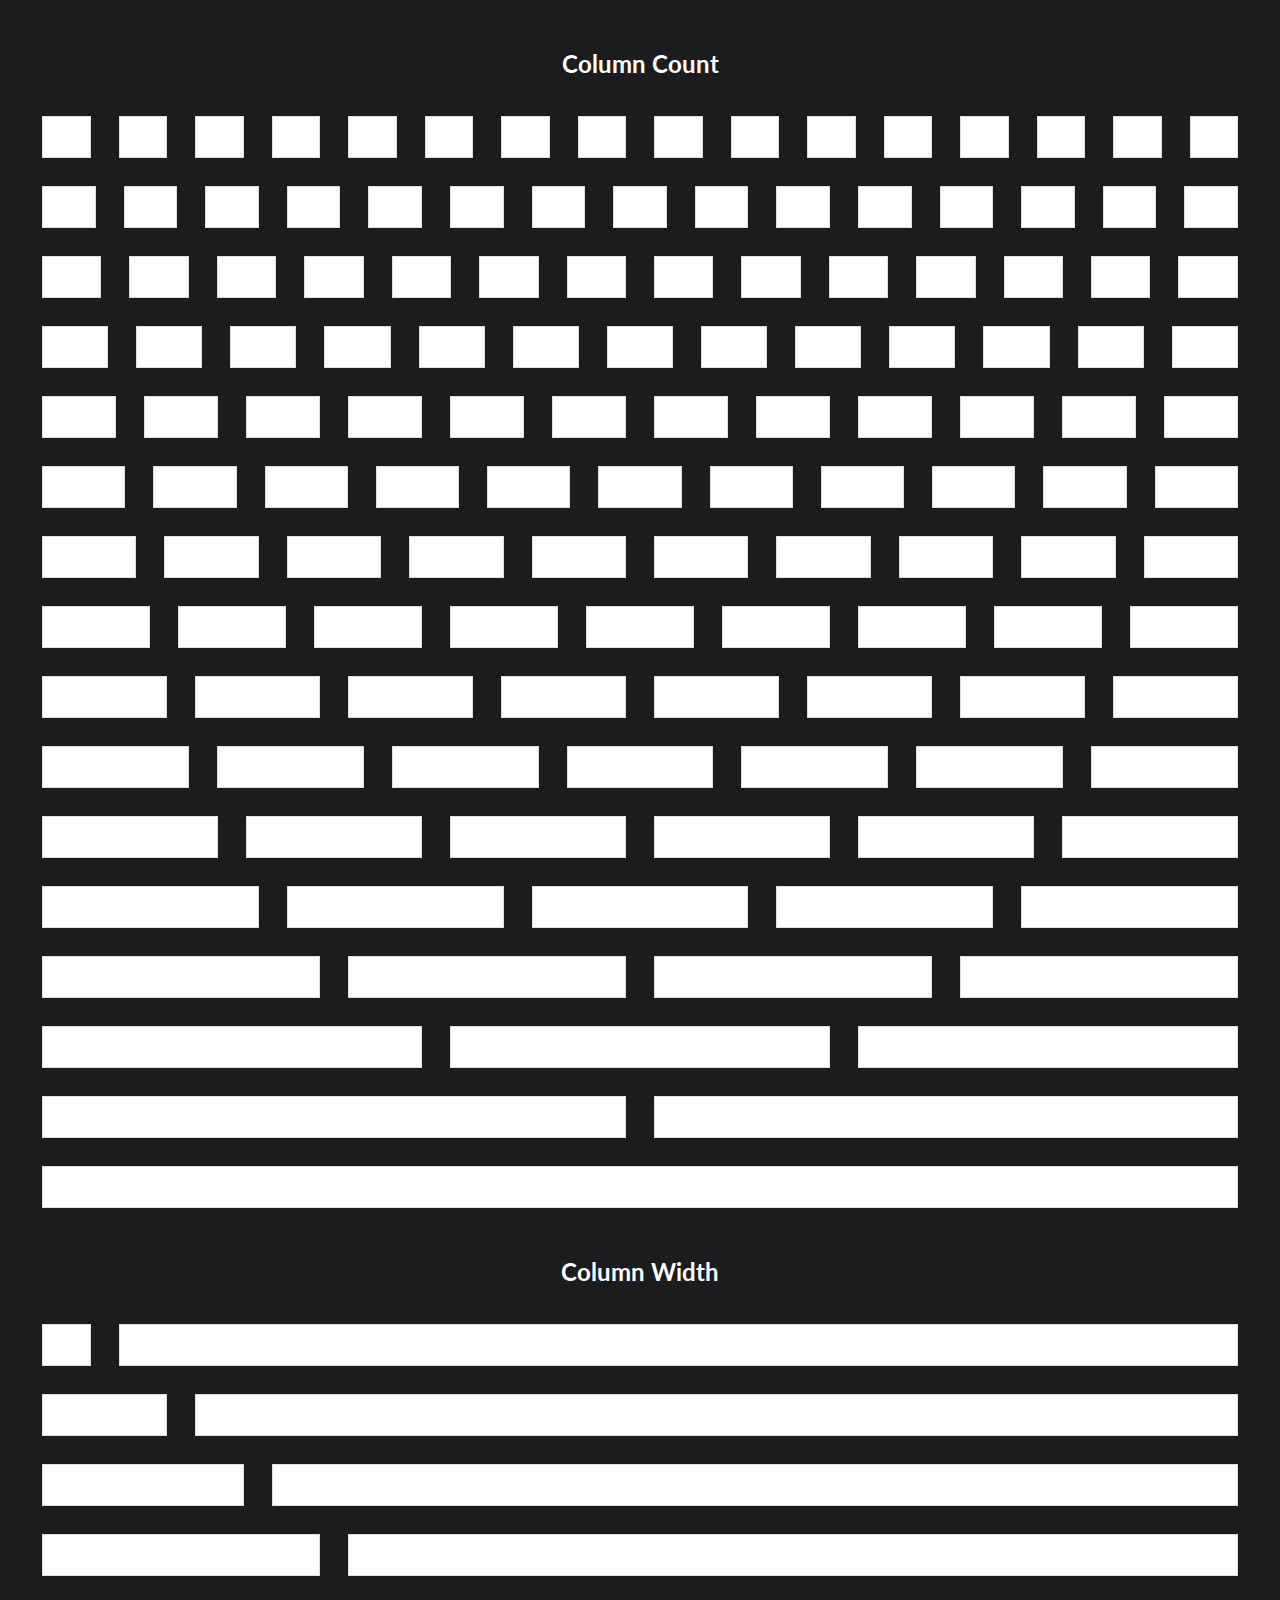
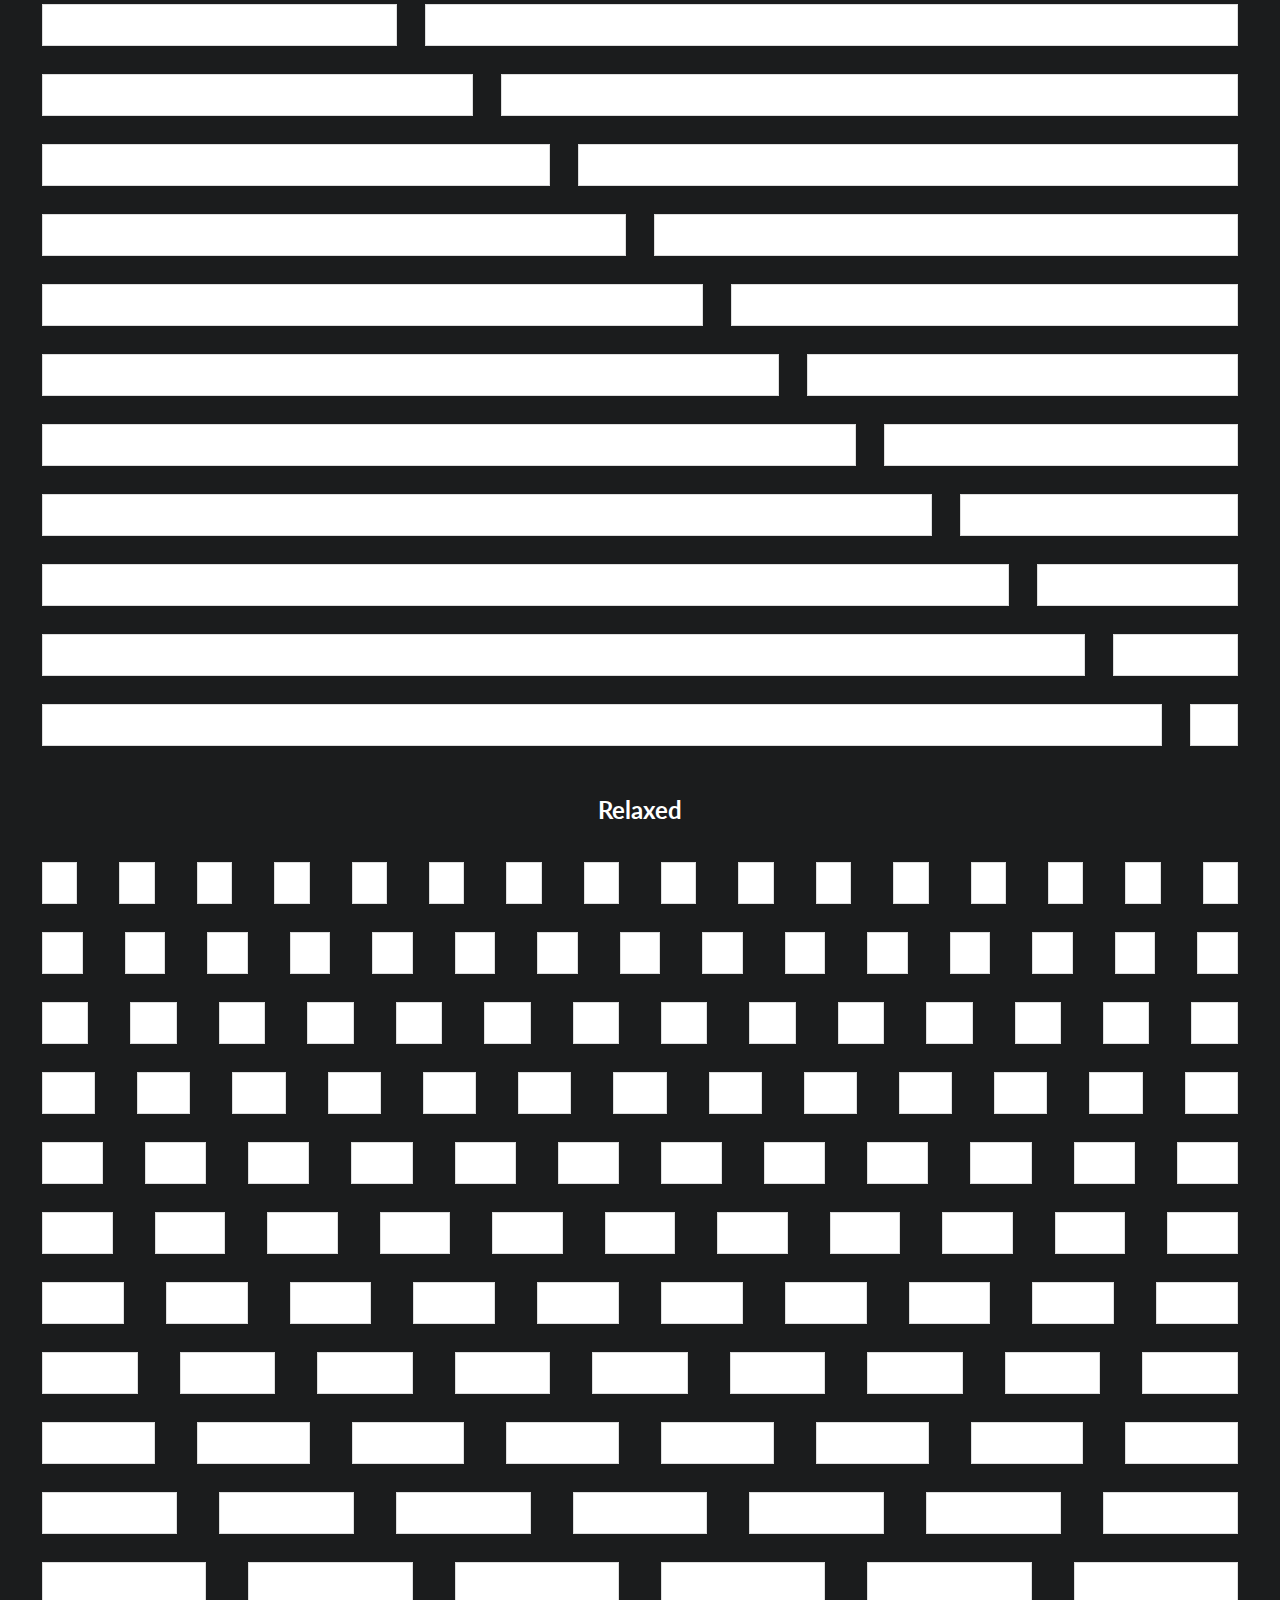
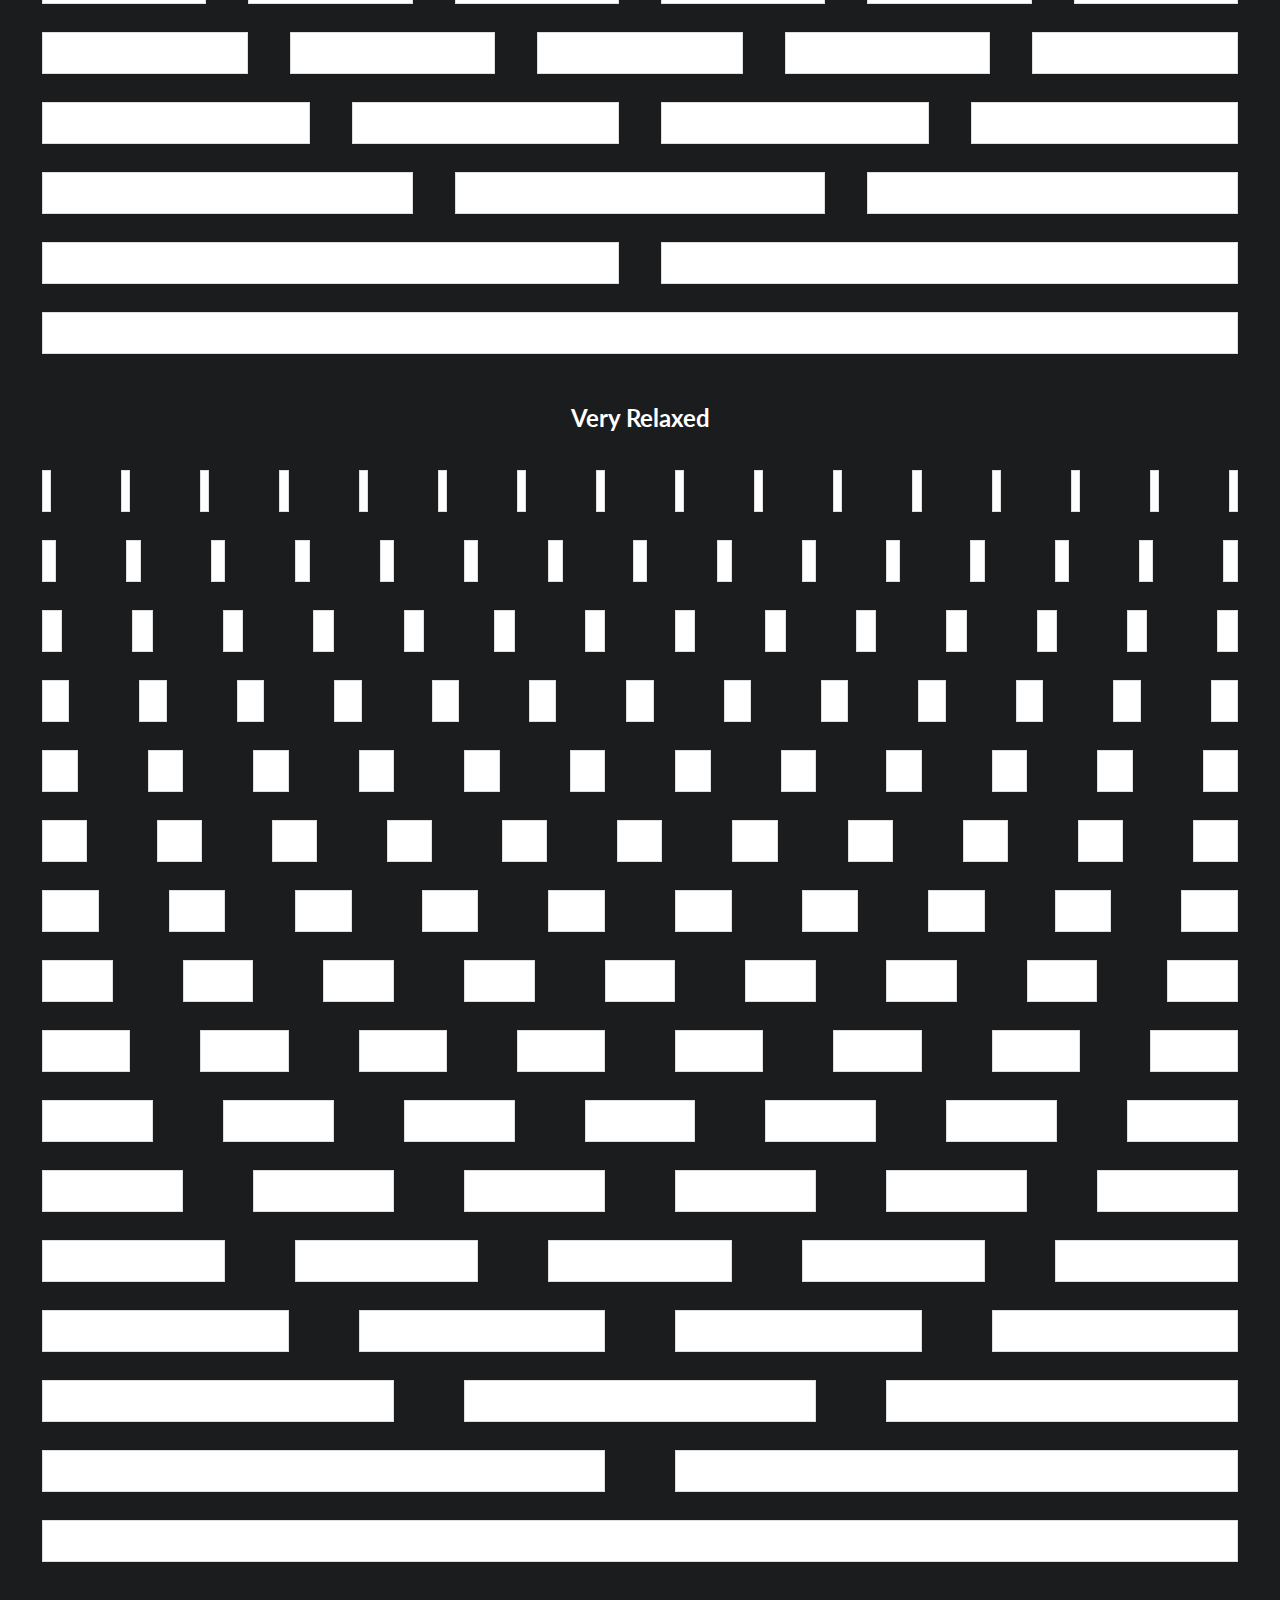
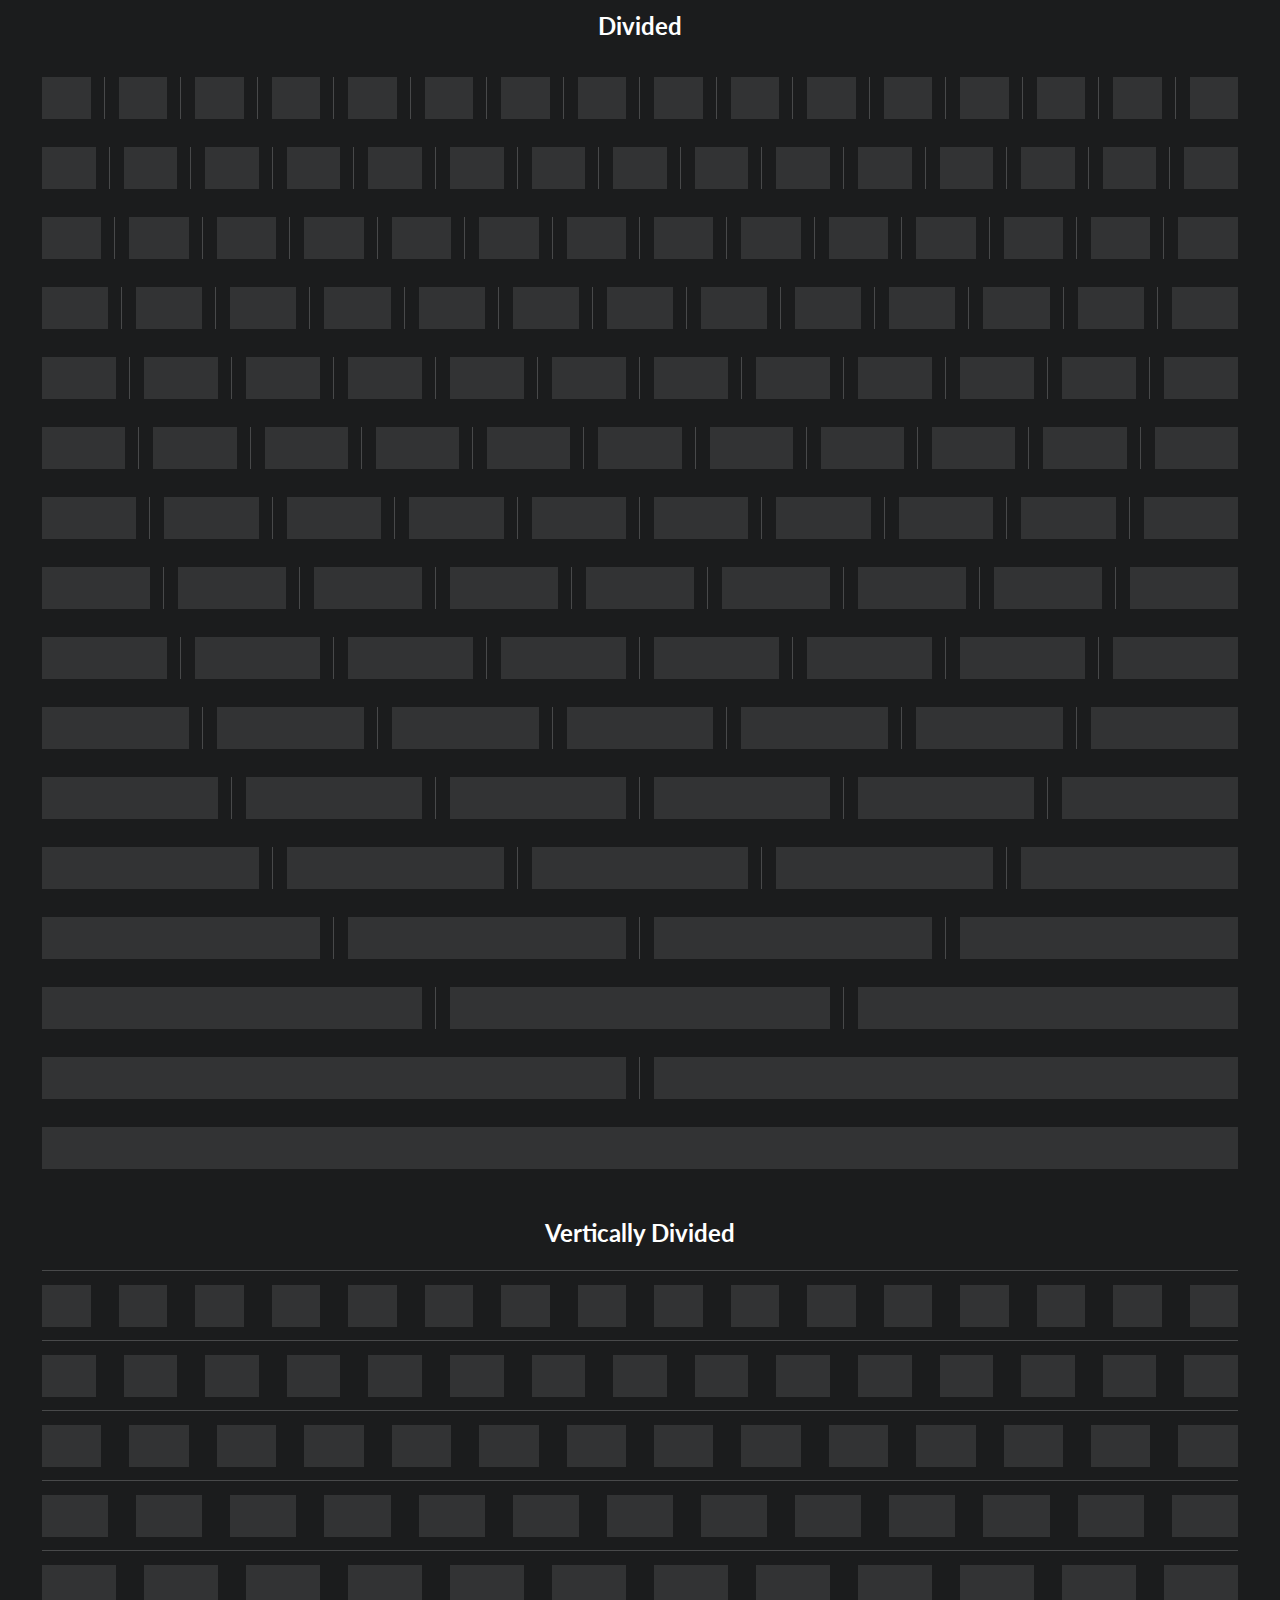
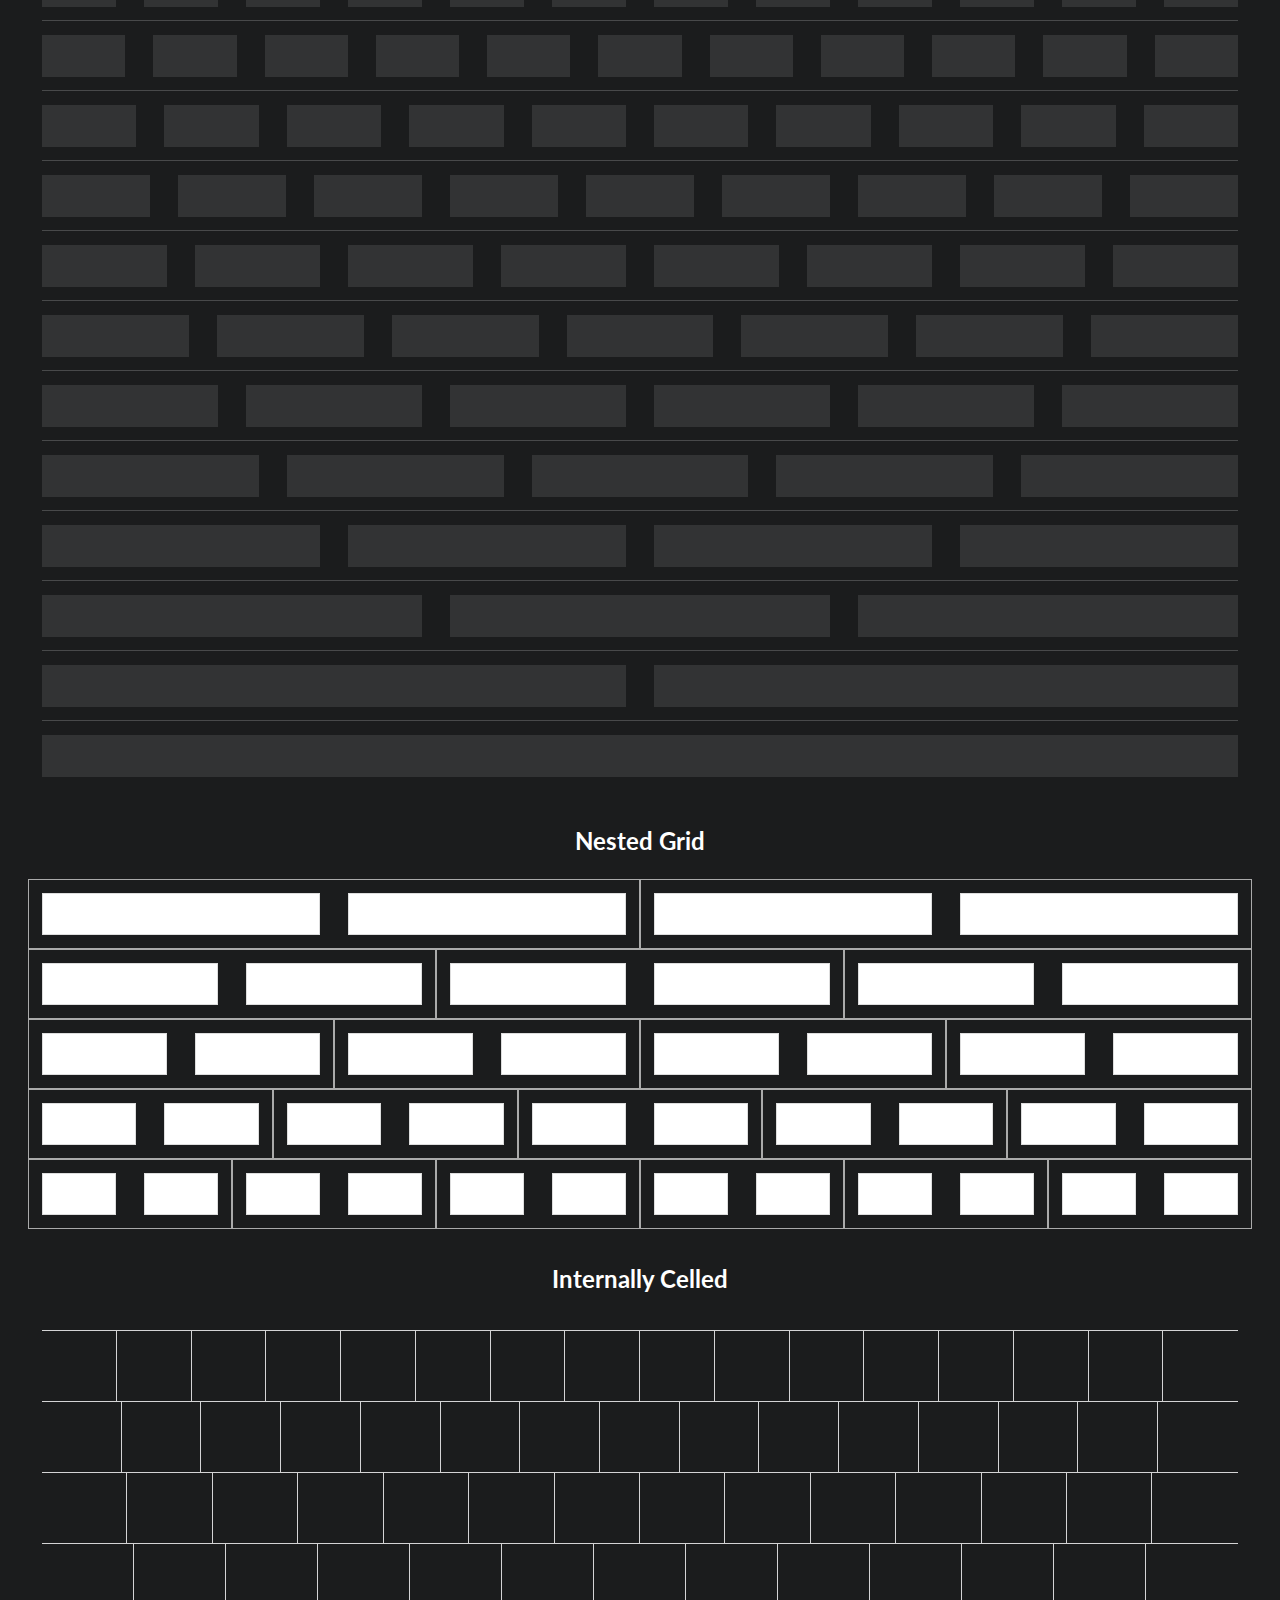
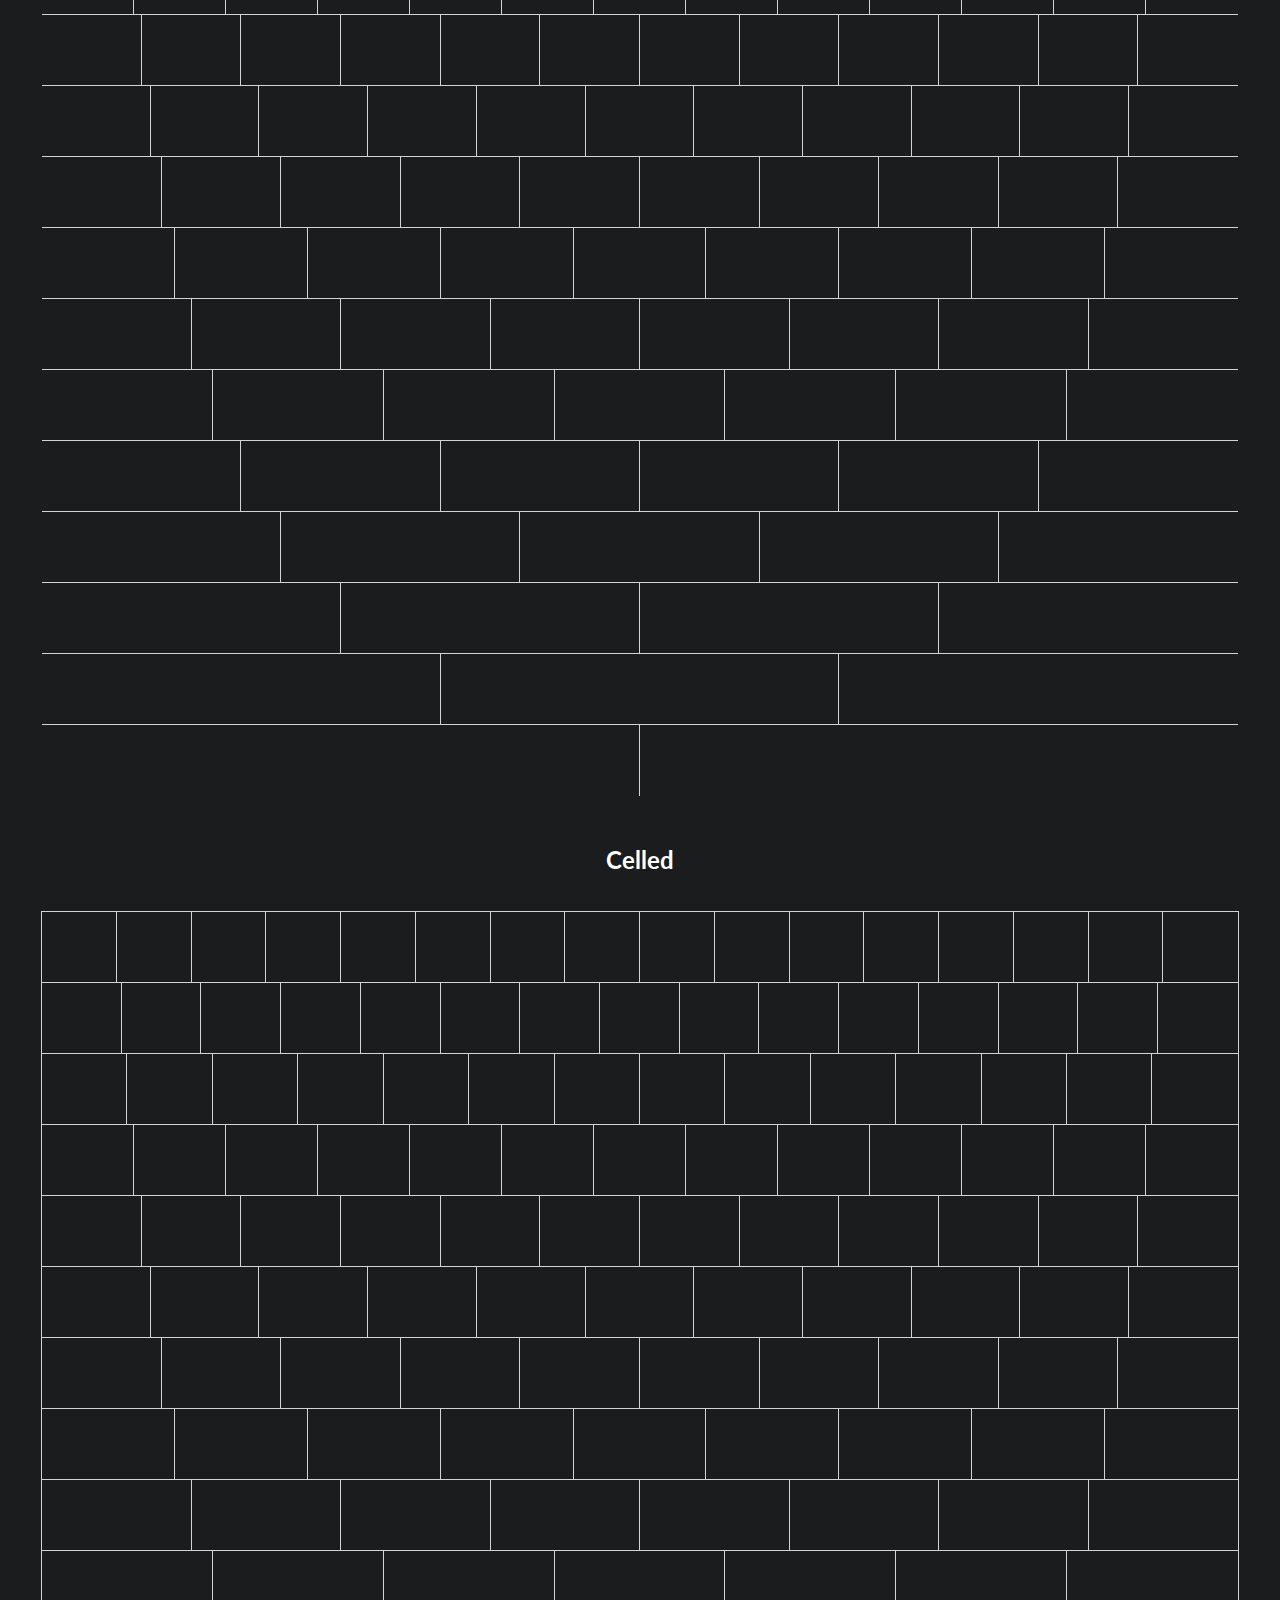
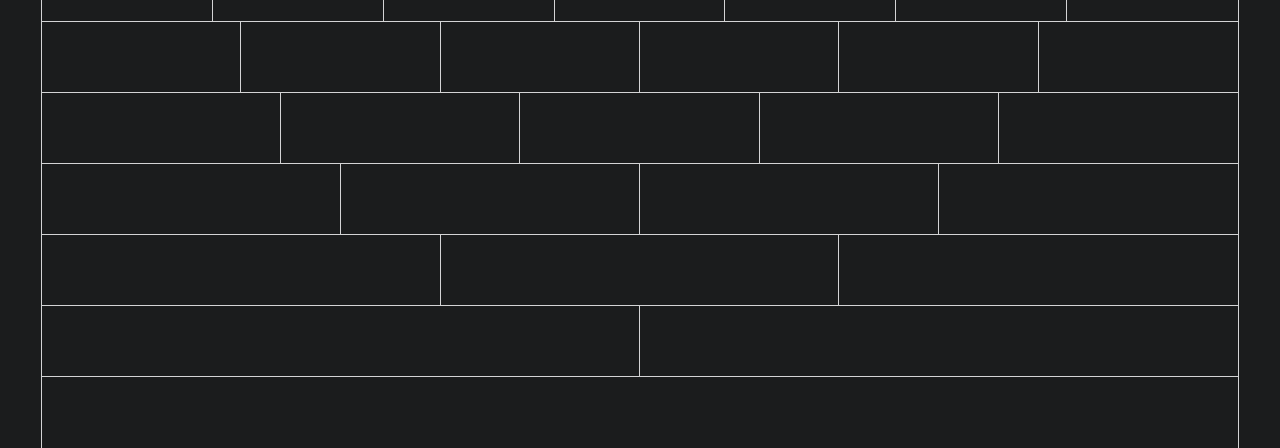
<file: Semantic-UI-1.12.3/examples/grid.html>
<!DOCTYPE html>
<html>
<head>
  <!-- Standard Meta -->
  <meta charset="utf-8" />
  <meta http-equiv="X-UA-Compatible" content="IE=edge,chrome=1" />
  <meta name="viewport" content="width=device-width, initial-scale=1.0, maximum-scale=1.0">

  <!-- Site Properities -->
  <title>Grid - Semantic</title>

  <link rel="stylesheet" type="text/css" href="../dist/semantic.css">
  <link rel="stylesheet" type="text/css" href="grid.css">

  <script src="http://cdnjs.cloudflare.com/ajax/libs/jquery/2.0.3/jquery.js"></script>
  <script src="../dist/semantic.js"></script>
</head>
<body id="grid">
  <h2 class="ui center aligned inverted header">Column Count</h2>

  <div class="shaded examples">

  <div class="ui grid">
    <div class="sixteen column row">
      <div class="column"></div>
      <div class="column"></div>
      <div class="column"></div>
      <div class="column"></div>
      <div class="column"></div>
      <div class="column"></div>
      <div class="column"></div>
      <div class="column"></div>
      <div class="column"></div>
      <div class="column"></div>
      <div class="column"></div>
      <div class="column"></div>
      <div class="column"></div>
      <div class="column"></div>
      <div class="column"></div>
      <div class="column"></div>
    </div>
    <div class="fifteen column row">
      <div class="column"></div>
      <div class="column"></div>
      <div class="column"></div>
      <div class="column"></div>
      <div class="column"></div>
      <div class="column"></div>
      <div class="column"></div>
      <div class="column"></div>
      <div class="column"></div>
      <div class="column"></div>
      <div class="column"></div>
      <div class="column"></div>
      <div class="column"></div>
      <div class="column"></div>
      <div class="column"></div>
    </div>
    <div class="fourteen column row">
      <div class="column"></div>
      <div class="column"></div>
      <div class="column"></div>
      <div class="column"></div>
      <div class="column"></div>
      <div class="column"></div>
      <div class="column"></div>
      <div class="column"></div>
      <div class="column"></div>
      <div class="column"></div>
      <div class="column"></div>
      <div class="column"></div>
      <div class="column"></div>
      <div class="column"></div>
    </div>
    <div class="thirteen column row">
      <div class="column"></div>
      <div class="column"></div>
      <div class="column"></div>
      <div class="column"></div>
      <div class="column"></div>
      <div class="column"></div>
      <div class="column"></div>
      <div class="column"></div>
      <div class="column"></div>
      <div class="column"></div>
      <div class="column"></div>
      <div class="column"></div>
      <div class="column"></div>
    </div>
    <div class="twelve column row">
      <div class="column"></div>
      <div class="column"></div>
      <div class="column"></div>
      <div class="column"></div>
      <div class="column"></div>
      <div class="column"></div>
      <div class="column"></div>
      <div class="column"></div>
      <div class="column"></div>
      <div class="column"></div>
      <div class="column"></div>
      <div class="column"></div>
    </div>
    <div class="eleven column row">
      <div class="column"></div>
      <div class="column"></div>
      <div class="column"></div>
      <div class="column"></div>
      <div class="column"></div>
      <div class="column"></div>
      <div class="column"></div>
      <div class="column"></div>
      <div class="column"></div>
      <div class="column"></div>
      <div class="column"></div>
    </div>
    <div class="ten column row">
      <div class="column"></div>
      <div class="column"></div>
      <div class="column"></div>
      <div class="column"></div>
      <div class="column"></div>
      <div class="column"></div>
      <div class="column"></div>
      <div class="column"></div>
      <div class="column"></div>
      <div class="column"></div>
    </div>
    <div class="nine column row">
      <div class="column"></div>
      <div class="column"></div>
      <div class="column"></div>
      <div class="column"></div>
      <div class="column"></div>
      <div class="column"></div>
      <div class="column"></div>
      <div class="column"></div>
      <div class="column"></div>
    </div>
    <div class="eight column row">
      <div class="column"></div>
      <div class="column"></div>
      <div class="column"></div>
      <div class="column"></div>
      <div class="column"></div>
      <div class="column"></div>
      <div class="column"></div>
      <div class="column"></div>
    </div>
    <div class="seven column row">
      <div class="column"></div>
      <div class="column"></div>
      <div class="column"></div>
      <div class="column"></div>
      <div class="column"></div>
      <div class="column"></div>
      <div class="column"></div>
    </div>
    <div class="six column row">
      <div class="column"></div>
      <div class="column"></div>
      <div class="column"></div>
      <div class="column"></div>
      <div class="column"></div>
      <div class="column"></div>
    </div>
    <div class="five column row">
      <div class="column"></div>
      <div class="column"></div>
      <div class="column"></div>
      <div class="column"></div>
      <div class="column"></div>
    </div>
    <div class="four column row">
      <div class="column"></div>
      <div class="column"></div>
      <div class="column"></div>
      <div class="column"></div>
    </div>
    <div class="three column row">
      <div class="column"></div>
      <div class="column"></div>
      <div class="column"></div>
    </div>
    <div class="two column row">
      <div class="column"></div>
      <div class="column"></div>
    </div>
    <div class="one column row">
      <div class="column"></div>
    </div>
  </div>

  <h2 class="ui center aligned inverted header">Column Width</h2>
  <div class="ui grid">
    <div class="row">
      <div class="one wide column"></div>
      <div class="fifteen wide column"></div>
    </div>
    <div class="row">
      <div class="two wide column"></div>
      <div class="fourteen wide column"></div>
    </div>
    <div class="row">
      <div class="three wide column"></div>
      <div class="thirteen wide column"></div>
    </div>
    <div class="row">
      <div class="four wide column"></div>
      <div class="twelve wide column"></div>
    </div>
    <div class="row">
      <div class="five wide column"></div>
      <div class="eleven wide column"></div>
    </div>
    <div class="row">
      <div class="six wide column"></div>
      <div class="ten wide column"></div>
    </div>
    <div class="row">
      <div class="seven wide column"></div>
      <div class="nine wide column"></div>
    </div>
    <div class="row">
      <div class="eight wide column"></div>
      <div class="eight wide column"></div>
    </div>
    <div class="row">
      <div class="nine wide column"></div>
      <div class="seven wide column"></div>
    </div>
    <div class="row">
      <div class="ten wide column"></div>
      <div class="six wide column"></div>
    </div>
    <div class="row">
      <div class="eleven wide column"></div>
      <div class="five wide column"></div>
    </div>
    <div class="row">
      <div class="twelve wide column"></div>
      <div class="four wide column"></div>
    </div>
    <div class="row">
      <div class="thirteen wide column"></div>
      <div class="three wide column"></div>
    </div>
    <div class="row">
      <div class="fourteen wide column"></div>
      <div class="two wide column"></div>
    </div>
    <div class="row">
      <div class="fifteen wide column"></div>
      <div class="one wide column"></div>
    </div>
  </div>

  <h2 class="ui center aligned inverted header">Relaxed</h2>

  <div class="ui relaxed grid">
    <div class="sixteen column row">
      <div class="column"></div>
      <div class="column"></div>
      <div class="column"></div>
      <div class="column"></div>
      <div class="column"></div>
      <div class="column"></div>
      <div class="column"></div>
      <div class="column"></div>
      <div class="column"></div>
      <div class="column"></div>
      <div class="column"></div>
      <div class="column"></div>
      <div class="column"></div>
      <div class="column"></div>
      <div class="column"></div>
      <div class="column"></div>
    </div>
    <div class="fifteen column row">
      <div class="column"></div>
      <div class="column"></div>
      <div class="column"></div>
      <div class="column"></div>
      <div class="column"></div>
      <div class="column"></div>
      <div class="column"></div>
      <div class="column"></div>
      <div class="column"></div>
      <div class="column"></div>
      <div class="column"></div>
      <div class="column"></div>
      <div class="column"></div>
      <div class="column"></div>
      <div class="column"></div>
    </div>
    <div class="fourteen column row">
      <div class="column"></div>
      <div class="column"></div>
      <div class="column"></div>
      <div class="column"></div>
      <div class="column"></div>
      <div class="column"></div>
      <div class="column"></div>
      <div class="column"></div>
      <div class="column"></div>
      <div class="column"></div>
      <div class="column"></div>
      <div class="column"></div>
      <div class="column"></div>
      <div class="column"></div>
    </div>
    <div class="thirteen column row">
      <div class="column"></div>
      <div class="column"></div>
      <div class="column"></div>
      <div class="column"></div>
      <div class="column"></div>
      <div class="column"></div>
      <div class="column"></div>
      <div class="column"></div>
      <div class="column"></div>
      <div class="column"></div>
      <div class="column"></div>
      <div class="column"></div>
      <div class="column"></div>
    </div>
    <div class="twelve column row">
      <div class="column"></div>
      <div class="column"></div>
      <div class="column"></div>
      <div class="column"></div>
      <div class="column"></div>
      <div class="column"></div>
      <div class="column"></div>
      <div class="column"></div>
      <div class="column"></div>
      <div class="column"></div>
      <div class="column"></div>
      <div class="column"></div>
    </div>
    <div class="eleven column row">
      <div class="column"></div>
      <div class="column"></div>
      <div class="column"></div>
      <div class="column"></div>
      <div class="column"></div>
      <div class="column"></div>
      <div class="column"></div>
      <div class="column"></div>
      <div class="column"></div>
      <div class="column"></div>
      <div class="column"></div>
    </div>
    <div class="ten column row">
      <div class="column"></div>
      <div class="column"></div>
      <div class="column"></div>
      <div class="column"></div>
      <div class="column"></div>
      <div class="column"></div>
      <div class="column"></div>
      <div class="column"></div>
      <div class="column"></div>
      <div class="column"></div>
    </div>
    <div class="nine column row">
      <div class="column"></div>
      <div class="column"></div>
      <div class="column"></div>
      <div class="column"></div>
      <div class="column"></div>
      <div class="column"></div>
      <div class="column"></div>
      <div class="column"></div>
      <div class="column"></div>
    </div>
    <div class="eight column row">
      <div class="column"></div>
      <div class="column"></div>
      <div class="column"></div>
      <div class="column"></div>
      <div class="column"></div>
      <div class="column"></div>
      <div class="column"></div>
      <div class="column"></div>
    </div>
    <div class="seven column row">
      <div class="column"></div>
      <div class="column"></div>
      <div class="column"></div>
      <div class="column"></div>
      <div class="column"></div>
      <div class="column"></div>
      <div class="column"></div>
    </div>
    <div class="six column row">
      <div class="column"></div>
      <div class="column"></div>
      <div class="column"></div>
      <div class="column"></div>
      <div class="column"></div>
      <div class="column"></div>
    </div>
    <div class="five column row">
      <div class="column"></div>
      <div class="column"></div>
      <div class="column"></div>
      <div class="column"></div>
      <div class="column"></div>
    </div>
    <div class="four column row">
      <div class="column"></div>
      <div class="column"></div>
      <div class="column"></div>
      <div class="column"></div>
    </div>
    <div class="three column row">
      <div class="column"></div>
      <div class="column"></div>
      <div class="column"></div>
    </div>
    <div class="two column row">
      <div class="column"></div>
      <div class="column"></div>
    </div>
    <div class="one column row">
      <div class="column"></div>
    </div>
  </div>

  <h2 class="ui center aligned inverted header">Very Relaxed</h2>

  <div class="ui very relaxed grid">
    <div class="sixteen column row">
      <div class="column"></div>
      <div class="column"></div>
      <div class="column"></div>
      <div class="column"></div>
      <div class="column"></div>
      <div class="column"></div>
      <div class="column"></div>
      <div class="column"></div>
      <div class="column"></div>
      <div class="column"></div>
      <div class="column"></div>
      <div class="column"></div>
      <div class="column"></div>
      <div class="column"></div>
      <div class="column"></div>
      <div class="column"></div>
    </div>
    <div class="fifteen column row">
      <div class="column"></div>
      <div class="column"></div>
      <div class="column"></div>
      <div class="column"></div>
      <div class="column"></div>
      <div class="column"></div>
      <div class="column"></div>
      <div class="column"></div>
      <div class="column"></div>
      <div class="column"></div>
      <div class="column"></div>
      <div class="column"></div>
      <div class="column"></div>
      <div class="column"></div>
      <div class="column"></div>
    </div>
    <div class="fourteen column row">
      <div class="column"></div>
      <div class="column"></div>
      <div class="column"></div>
      <div class="column"></div>
      <div class="column"></div>
      <div class="column"></div>
      <div class="column"></div>
      <div class="column"></div>
      <div class="column"></div>
      <div class="column"></div>
      <div class="column"></div>
      <div class="column"></div>
      <div class="column"></div>
      <div class="column"></div>
    </div>
    <div class="thirteen column row">
      <div class="column"></div>
      <div class="column"></div>
      <div class="column"></div>
      <div class="column"></div>
      <div class="column"></div>
      <div class="column"></div>
      <div class="column"></div>
      <div class="column"></div>
      <div class="column"></div>
      <div class="column"></div>
      <div class="column"></div>
      <div class="column"></div>
      <div class="column"></div>
    </div>
    <div class="twelve column row">
      <div class="column"></div>
      <div class="column"></div>
      <div class="column"></div>
      <div class="column"></div>
      <div class="column"></div>
      <div class="column"></div>
      <div class="column"></div>
      <div class="column"></div>
      <div class="column"></div>
      <div class="column"></div>
      <div class="column"></div>
      <div class="column"></div>
    </div>
    <div class="eleven column row">
      <div class="column"></div>
      <div class="column"></div>
      <div class="column"></div>
      <div class="column"></div>
      <div class="column"></div>
      <div class="column"></div>
      <div class="column"></div>
      <div class="column"></div>
      <div class="column"></div>
      <div class="column"></div>
      <div class="column"></div>
    </div>
    <div class="ten column row">
      <div class="column"></div>
      <div class="column"></div>
      <div class="column"></div>
      <div class="column"></div>
      <div class="column"></div>
      <div class="column"></div>
      <div class="column"></div>
      <div class="column"></div>
      <div class="column"></div>
      <div class="column"></div>
    </div>
    <div class="nine column row">
      <div class="column"></div>
      <div class="column"></div>
      <div class="column"></div>
      <div class="column"></div>
      <div class="column"></div>
      <div class="column"></div>
      <div class="column"></div>
      <div class="column"></div>
      <div class="column"></div>
    </div>
    <div class="eight column row">
      <div class="column"></div>
      <div class="column"></div>
      <div class="column"></div>
      <div class="column"></div>
      <div class="column"></div>
      <div class="column"></div>
      <div class="column"></div>
      <div class="column"></div>
    </div>
    <div class="seven column row">
      <div class="column"></div>
      <div class="column"></div>
      <div class="column"></div>
      <div class="column"></div>
      <div class="column"></div>
      <div class="column"></div>
      <div class="column"></div>
    </div>
    <div class="six column row">
      <div class="column"></div>
      <div class="column"></div>
      <div class="column"></div>
      <div class="column"></div>
      <div class="column"></div>
      <div class="column"></div>
    </div>
    <div class="five column row">
      <div class="column"></div>
      <div class="column"></div>
      <div class="column"></div>
      <div class="column"></div>
      <div class="column"></div>
    </div>
    <div class="four column row">
      <div class="column"></div>
      <div class="column"></div>
      <div class="column"></div>
      <div class="column"></div>
    </div>
    <div class="three column row">
      <div class="column"></div>
      <div class="column"></div>
      <div class="column"></div>
    </div>
    <div class="two column row">
      <div class="column"></div>
      <div class="column"></div>
    </div>
    <div class="one column row">
      <div class="column"></div>
    </div>
  </div>

  </div>

  <div class="divided examples">
  <h2 class="ui inverted center aligned header">Divided</h2>

  <div class="ui inverted divided grid">
    <div class="sixteen column row">
      <div class="column"></div>
      <div class="column"></div>
      <div class="column"></div>
      <div class="column"></div>
      <div class="column"></div>
      <div class="column"></div>
      <div class="column"></div>
      <div class="column"></div>
      <div class="column"></div>
      <div class="column"></div>
      <div class="column"></div>
      <div class="column"></div>
      <div class="column"></div>
      <div class="column"></div>
      <div class="column"></div>
      <div class="column"></div>
    </div>
    <div class="fifteen column row">
      <div class="column"></div>
      <div class="column"></div>
      <div class="column"></div>
      <div class="column"></div>
      <div class="column"></div>
      <div class="column"></div>
      <div class="column"></div>
      <div class="column"></div>
      <div class="column"></div>
      <div class="column"></div>
      <div class="column"></div>
      <div class="column"></div>
      <div class="column"></div>
      <div class="column"></div>
      <div class="column"></div>
    </div>
    <div class="fourteen column row">
      <div class="column"></div>
      <div class="column"></div>
      <div class="column"></div>
      <div class="column"></div>
      <div class="column"></div>
      <div class="column"></div>
      <div class="column"></div>
      <div class="column"></div>
      <div class="column"></div>
      <div class="column"></div>
      <div class="column"></div>
      <div class="column"></div>
      <div class="column"></div>
      <div class="column"></div>
    </div>
    <div class="thirteen column row">
      <div class="column"></div>
      <div class="column"></div>
      <div class="column"></div>
      <div class="column"></div>
      <div class="column"></div>
      <div class="column"></div>
      <div class="column"></div>
      <div class="column"></div>
      <div class="column"></div>
      <div class="column"></div>
      <div class="column"></div>
      <div class="column"></div>
      <div class="column"></div>
    </div>
    <div class="twelve column row">
      <div class="column"></div>
      <div class="column"></div>
      <div class="column"></div>
      <div class="column"></div>
      <div class="column"></div>
      <div class="column"></div>
      <div class="column"></div>
      <div class="column"></div>
      <div class="column"></div>
      <div class="column"></div>
      <div class="column"></div>
      <div class="column"></div>
    </div>
    <div class="eleven column row">
      <div class="column"></div>
      <div class="column"></div>
      <div class="column"></div>
      <div class="column"></div>
      <div class="column"></div>
      <div class="column"></div>
      <div class="column"></div>
      <div class="column"></div>
      <div class="column"></div>
      <div class="column"></div>
      <div class="column"></div>
    </div>
    <div class="ten column row">
      <div class="column"></div>
      <div class="column"></div>
      <div class="column"></div>
      <div class="column"></div>
      <div class="column"></div>
      <div class="column"></div>
      <div class="column"></div>
      <div class="column"></div>
      <div class="column"></div>
      <div class="column"></div>
    </div>
    <div class="nine column row">
      <div class="column"></div>
      <div class="column"></div>
      <div class="column"></div>
      <div class="column"></div>
      <div class="column"></div>
      <div class="column"></div>
      <div class="column"></div>
      <div class="column"></div>
      <div class="column"></div>
    </div>
    <div class="eight column row">
      <div class="column"></div>
      <div class="column"></div>
      <div class="column"></div>
      <div class="column"></div>
      <div class="column"></div>
      <div class="column"></div>
      <div class="column"></div>
      <div class="column"></div>
    </div>
    <div class="seven column row">
      <div class="column"></div>
      <div class="column"></div>
      <div class="column"></div>
      <div class="column"></div>
      <div class="column"></div>
      <div class="column"></div>
      <div class="column"></div>
    </div>
    <div class="six column row">
      <div class="column"></div>
      <div class="column"></div>
      <div class="column"></div>
      <div class="column"></div>
      <div class="column"></div>
      <div class="column"></div>
    </div>
    <div class="five column row">
      <div class="column"></div>
      <div class="column"></div>
      <div class="column"></div>
      <div class="column"></div>
      <div class="column"></div>
    </div>
    <div class="four column row">
      <div class="column"></div>
      <div class="column"></div>
      <div class="column"></div>
      <div class="column"></div>
    </div>
    <div class="three column row">
      <div class="column"></div>
      <div class="column"></div>
      <div class="column"></div>
    </div>
    <div class="two column row">
      <div class="column"></div>
      <div class="column"></div>
    </div>
    <div class="one column row">
      <div class="column"></div>
    </div>
  </div>

  <h2 class="ui inverted center aligned header">Vertically Divided</h2>
  <div class="ui inverted vertically divided grid">
    <div class="sixteen column row">
      <div class="column"></div>
      <div class="column"></div>
      <div class="column"></div>
      <div class="column"></div>
      <div class="column"></div>
      <div class="column"></div>
      <div class="column"></div>
      <div class="column"></div>
      <div class="column"></div>
      <div class="column"></div>
      <div class="column"></div>
      <div class="column"></div>
      <div class="column"></div>
      <div class="column"></div>
      <div class="column"></div>
      <div class="column"></div>
    </div>
    <div class="fifteen column row">
      <div class="column"></div>
      <div class="column"></div>
      <div class="column"></div>
      <div class="column"></div>
      <div class="column"></div>
      <div class="column"></div>
      <div class="column"></div>
      <div class="column"></div>
      <div class="column"></div>
      <div class="column"></div>
      <div class="column"></div>
      <div class="column"></div>
      <div class="column"></div>
      <div class="column"></div>
      <div class="column"></div>
    </div>
    <div class="fourteen column row">
      <div class="column"></div>
      <div class="column"></div>
      <div class="column"></div>
      <div class="column"></div>
      <div class="column"></div>
      <div class="column"></div>
      <div class="column"></div>
      <div class="column"></div>
      <div class="column"></div>
      <div class="column"></div>
      <div class="column"></div>
      <div class="column"></div>
      <div class="column"></div>
      <div class="column"></div>
    </div>
    <div class="thirteen column row">
      <div class="column"></div>
      <div class="column"></div>
      <div class="column"></div>
      <div class="column"></div>
      <div class="column"></div>
      <div class="column"></div>
      <div class="column"></div>
      <div class="column"></div>
      <div class="column"></div>
      <div class="column"></div>
      <div class="column"></div>
      <div class="column"></div>
      <div class="column"></div>
    </div>
    <div class="twelve column row">
      <div class="column"></div>
      <div class="column"></div>
      <div class="column"></div>
      <div class="column"></div>
      <div class="column"></div>
      <div class="column"></div>
      <div class="column"></div>
      <div class="column"></div>
      <div class="column"></div>
      <div class="column"></div>
      <div class="column"></div>
      <div class="column"></div>
    </div>
    <div class="eleven column row">
      <div class="column"></div>
      <div class="column"></div>
      <div class="column"></div>
      <div class="column"></div>
      <div class="column"></div>
      <div class="column"></div>
      <div class="column"></div>
      <div class="column"></div>
      <div class="column"></div>
      <div class="column"></div>
      <div class="column"></div>
    </div>
    <div class="ten column row">
      <div class="column"></div>
      <div class="column"></div>
      <div class="column"></div>
      <div class="column"></div>
      <div class="column"></div>
      <div class="column"></div>
      <div class="column"></div>
      <div class="column"></div>
      <div class="column"></div>
      <div class="column"></div>
    </div>
    <div class="nine column row">
      <div class="column"></div>
      <div class="column"></div>
      <div class="column"></div>
      <div class="column"></div>
      <div class="column"></div>
      <div class="column"></div>
      <div class="column"></div>
      <div class="column"></div>
      <div class="column"></div>
    </div>
    <div class="eight column row">
      <div class="column"></div>
      <div class="column"></div>
      <div class="column"></div>
      <div class="column"></div>
      <div class="column"></div>
      <div class="column"></div>
      <div class="column"></div>
      <div class="column"></div>
    </div>
    <div class="seven column row">
      <div class="column"></div>
      <div class="column"></div>
      <div class="column"></div>
      <div class="column"></div>
      <div class="column"></div>
      <div class="column"></div>
      <div class="column"></div>
    </div>
    <div class="six column row">
      <div class="column"></div>
      <div class="column"></div>
      <div class="column"></div>
      <div class="column"></div>
      <div class="column"></div>
      <div class="column"></div>
    </div>
    <div class="five column row">
      <div class="column"></div>
      <div class="column"></div>
      <div class="column"></div>
      <div class="column"></div>
      <div class="column"></div>
    </div>
    <div class="four column row">
      <div class="column"></div>
      <div class="column"></div>
      <div class="column"></div>
      <div class="column"></div>
    </div>
    <div class="three column row">
      <div class="column"></div>
      <div class="column"></div>
      <div class="column"></div>
    </div>
    <div class="two column row">
      <div class="column"></div>
      <div class="column"></div>
    </div>
    <div class="one column row">
      <div class="column"></div>
    </div>
  </div>

  </div>
  <div class="nested examples">

  <h2 class="ui center aligned inverted header">Nested Grid</h2>
  <div class="ui grid">
    <div class="two column row">
      <div class="column">
        <div class="ui two column grid">
          <div class="column"></div>
          <div class="column"></div>
        </div>
      </div>
      <div class="column">
        <div class="ui two column grid">
          <div class="column"></div>
          <div class="column"></div>
        </div>
      </div>
    </div>
    <div class="three column row">
      <div class="column">
        <div class="ui two column grid">
          <div class="column"></div>
          <div class="column"></div>
        </div>
      </div>
      <div class="column">
        <div class="ui two column grid">
          <div class="column"></div>
          <div class="column"></div>
        </div>
      </div>
      <div class="column">
        <div class="ui two column grid">
          <div class="column"></div>
          <div class="column"></div>
        </div>
      </div>
    </div>
    <div class="four column row">
      <div class="column">
        <div class="ui two column grid">
          <div class="column"></div>
          <div class="column"></div>
        </div>
      </div>
      <div class="column">
        <div class="ui two column grid">
          <div class="column"></div>
          <div class="column"></div>
        </div>
      </div>
      <div class="column">
        <div class="ui two column grid">
          <div class="column"></div>
          <div class="column"></div>
        </div>
      </div>
      <div class="column">
        <div class="ui two column grid">
          <div class="column"></div>
          <div class="column"></div>
        </div>
      </div>
    </div>
    <div class="five column row">
      <div class="column">
        <div class="ui two column grid">
          <div class="column"></div>
          <div class="column"></div>
        </div>
      </div>
      <div class="column">
        <div class="ui two column grid">
          <div class="column"></div>
          <div class="column"></div>
        </div>
      </div>
      <div class="column">
        <div class="ui two column grid">
          <div class="column"></div>
          <div class="column"></div>
        </div>
      </div>
      <div class="column">
        <div class="ui two column grid">
          <div class="column"></div>
          <div class="column"></div>
        </div>
      </div>
      <div class="column">
        <div class="ui two column grid">
          <div class="column"></div>
          <div class="column"></div>
        </div>
      </div>
    </div>
    <div class="six column row">
      <div class="column">
        <div class="ui two column grid">
          <div class="column"></div>
          <div class="column"></div>
        </div>
      </div>
      <div class="column">
        <div class="ui two column grid">
          <div class="column"></div>
          <div class="column"></div>
        </div>
      </div>
      <div class="column">
        <div class="ui two column grid">
          <div class="column"></div>
          <div class="column"></div>
        </div>
      </div>
      <div class="column">
        <div class="ui two column grid">
          <div class="column"></div>
          <div class="column"></div>
        </div>
      </div>
      <div class="column">
        <div class="ui two column grid">
          <div class="column"></div>
          <div class="column"></div>
        </div>
      </div>
      <div class="column">
        <div class="ui two column grid">
          <div class="column"></div>
          <div class="column"></div>
        </div>
      </div>
    </div>
  </div>

  </div>

  <div class="simple examples">

  <h2 class="ui inverted center aligned header">Internally Celled</h2>

  <div class="ui internally celled grid">
    <div class="sixteen column row">
      <div class="column"></div>
      <div class="column"></div>
      <div class="column"></div>
      <div class="column"></div>
      <div class="column"></div>
      <div class="column"></div>
      <div class="column"></div>
      <div class="column"></div>
      <div class="column"></div>
      <div class="column"></div>
      <div class="column"></div>
      <div class="column"></div>
      <div class="column"></div>
      <div class="column"></div>
      <div class="column"></div>
      <div class="column"></div>
    </div>
    <div class="fifteen column row">
      <div class="column"></div>
      <div class="column"></div>
      <div class="column"></div>
      <div class="column"></div>
      <div class="column"></div>
      <div class="column"></div>
      <div class="column"></div>
      <div class="column"></div>
      <div class="column"></div>
      <div class="column"></div>
      <div class="column"></div>
      <div class="column"></div>
      <div class="column"></div>
      <div class="column"></div>
      <div class="column"></div>
    </div>
    <div class="fourteen column row">
      <div class="column"></div>
      <div class="column"></div>
      <div class="column"></div>
      <div class="column"></div>
      <div class="column"></div>
      <div class="column"></div>
      <div class="column"></div>
      <div class="column"></div>
      <div class="column"></div>
      <div class="column"></div>
      <div class="column"></div>
      <div class="column"></div>
      <div class="column"></div>
      <div class="column"></div>
    </div>
    <div class="thirteen column row">
      <div class="column"></div>
      <div class="column"></div>
      <div class="column"></div>
      <div class="column"></div>
      <div class="column"></div>
      <div class="column"></div>
      <div class="column"></div>
      <div class="column"></div>
      <div class="column"></div>
      <div class="column"></div>
      <div class="column"></div>
      <div class="column"></div>
      <div class="column"></div>
    </div>
    <div class="twelve column row">
      <div class="column"></div>
      <div class="column"></div>
      <div class="column"></div>
      <div class="column"></div>
      <div class="column"></div>
      <div class="column"></div>
      <div class="column"></div>
      <div class="column"></div>
      <div class="column"></div>
      <div class="column"></div>
      <div class="column"></div>
      <div class="column"></div>
    </div>
    <div class="eleven column row">
      <div class="column"></div>
      <div class="column"></div>
      <div class="column"></div>
      <div class="column"></div>
      <div class="column"></div>
      <div class="column"></div>
      <div class="column"></div>
      <div class="column"></div>
      <div class="column"></div>
      <div class="column"></div>
      <div class="column"></div>
    </div>
    <div class="ten column row">
      <div class="column"></div>
      <div class="column"></div>
      <div class="column"></div>
      <div class="column"></div>
      <div class="column"></div>
      <div class="column"></div>
      <div class="column"></div>
      <div class="column"></div>
      <div class="column"></div>
      <div class="column"></div>
    </div>
    <div class="nine column row">
      <div class="column"></div>
      <div class="column"></div>
      <div class="column"></div>
      <div class="column"></div>
      <div class="column"></div>
      <div class="column"></div>
      <div class="column"></div>
      <div class="column"></div>
      <div class="column"></div>
    </div>
    <div class="eight column row">
      <div class="column"></div>
      <div class="column"></div>
      <div class="column"></div>
      <div class="column"></div>
      <div class="column"></div>
      <div class="column"></div>
      <div class="column"></div>
      <div class="column"></div>
    </div>
    <div class="seven column row">
      <div class="column"></div>
      <div class="column"></div>
      <div class="column"></div>
      <div class="column"></div>
      <div class="column"></div>
      <div class="column"></div>
      <div class="column"></div>
    </div>
    <div class="six column row">
      <div class="column"></div>
      <div class="column"></div>
      <div class="column"></div>
      <div class="column"></div>
      <div class="column"></div>
      <div class="column"></div>
    </div>
    <div class="five column row">
      <div class="column"></div>
      <div class="column"></div>
      <div class="column"></div>
      <div class="column"></div>
      <div class="column"></div>
    </div>
    <div class="four column row">
      <div class="column"></div>
      <div class="column"></div>
      <div class="column"></div>
      <div class="column"></div>
    </div>
    <div class="three column row">
      <div class="column"></div>
      <div class="column"></div>
      <div class="column"></div>
    </div>
    <div class="two column row">
      <div class="column"></div>
      <div class="column"></div>
    </div>
  </div>

  <h2 class="ui inverted center aligned header">Celled</h2>

  <div class="ui celled grid">
    <div class="sixteen column row">
      <div class="column"></div>
      <div class="column"></div>
      <div class="column"></div>
      <div class="column"></div>
      <div class="column"></div>
      <div class="column"></div>
      <div class="column"></div>
      <div class="column"></div>
      <div class="column"></div>
      <div class="column"></div>
      <div class="column"></div>
      <div class="column"></div>
      <div class="column"></div>
      <div class="column"></div>
      <div class="column"></div>
      <div class="column"></div>
    </div>
    <div class="fifteen column row">
      <div class="column"></div>
      <div class="column"></div>
      <div class="column"></div>
      <div class="column"></div>
      <div class="column"></div>
      <div class="column"></div>
      <div class="column"></div>
      <div class="column"></div>
      <div class="column"></div>
      <div class="column"></div>
      <div class="column"></div>
      <div class="column"></div>
      <div class="column"></div>
      <div class="column"></div>
      <div class="column"></div>
    </div>
    <div class="fourteen column row">
      <div class="column"></div>
      <div class="column"></div>
      <div class="column"></div>
      <div class="column"></div>
      <div class="column"></div>
      <div class="column"></div>
      <div class="column"></div>
      <div class="column"></div>
      <div class="column"></div>
      <div class="column"></div>
      <div class="column"></div>
      <div class="column"></div>
      <div class="column"></div>
      <div class="column"></div>
    </div>
    <div class="thirteen column row">
      <div class="column"></div>
      <div class="column"></div>
      <div class="column"></div>
      <div class="column"></div>
      <div class="column"></div>
      <div class="column"></div>
      <div class="column"></div>
      <div class="column"></div>
      <div class="column"></div>
      <div class="column"></div>
      <div class="column"></div>
      <div class="column"></div>
      <div class="column"></div>
    </div>
    <div class="twelve column row">
      <div class="column"></div>
      <div class="column"></div>
      <div class="column"></div>
      <div class="column"></div>
      <div class="column"></div>
      <div class="column"></div>
      <div class="column"></div>
      <div class="column"></div>
      <div class="column"></div>
      <div class="column"></div>
      <div class="column"></div>
      <div class="column"></div>
    </div>
    <div class="eleven column row">
      <div class="column"></div>
      <div class="column"></div>
      <div class="column"></div>
      <div class="column"></div>
      <div class="column"></div>
      <div class="column"></div>
      <div class="column"></div>
      <div class="column"></div>
      <div class="column"></div>
      <div class="column"></div>
      <div class="column"></div>
    </div>
    <div class="ten column row">
      <div class="column"></div>
      <div class="column"></div>
      <div class="column"></div>
      <div class="column"></div>
      <div class="column"></div>
      <div class="column"></div>
      <div class="column"></div>
      <div class="column"></div>
      <div class="column"></div>
      <div class="column"></div>
    </div>
    <div class="nine column row">
      <div class="column"></div>
      <div class="column"></div>
      <div class="column"></div>
      <div class="column"></div>
      <div class="column"></div>
      <div class="column"></div>
      <div class="column"></div>
      <div class="column"></div>
      <div class="column"></div>
    </div>
    <div class="eight column row">
      <div class="column"></div>
      <div class="column"></div>
      <div class="column"></div>
      <div class="column"></div>
      <div class="column"></div>
      <div class="column"></div>
      <div class="column"></div>
      <div class="column"></div>
    </div>
    <div class="seven column row">
      <div class="column"></div>
      <div class="column"></div>
      <div class="column"></div>
      <div class="column"></div>
      <div class="column"></div>
      <div class="column"></div>
      <div class="column"></div>
    </div>
    <div class="six column row">
      <div class="column"></div>
      <div class="column"></div>
      <div class="column"></div>
      <div class="column"></div>
      <div class="column"></div>
      <div class="column"></div>
    </div>
    <div class="five column row">
      <div class="column"></div>
      <div class="column"></div>
      <div class="column"></div>
      <div class="column"></div>
      <div class="column"></div>
    </div>
    <div class="four column row">
      <div class="column"></div>
      <div class="column"></div>
      <div class="column"></div>
      <div class="column"></div>
    </div>
    <div class="three column row">
      <div class="column"></div>
      <div class="column"></div>
      <div class="column"></div>
    </div>
    <div class="two column row">
      <div class="column"></div>
      <div class="column"></div>
    </div>
    <div class="one column row">
      <div class="column"></div>
    </div>
  </div>


  </div>
</body>
</html>
</file>
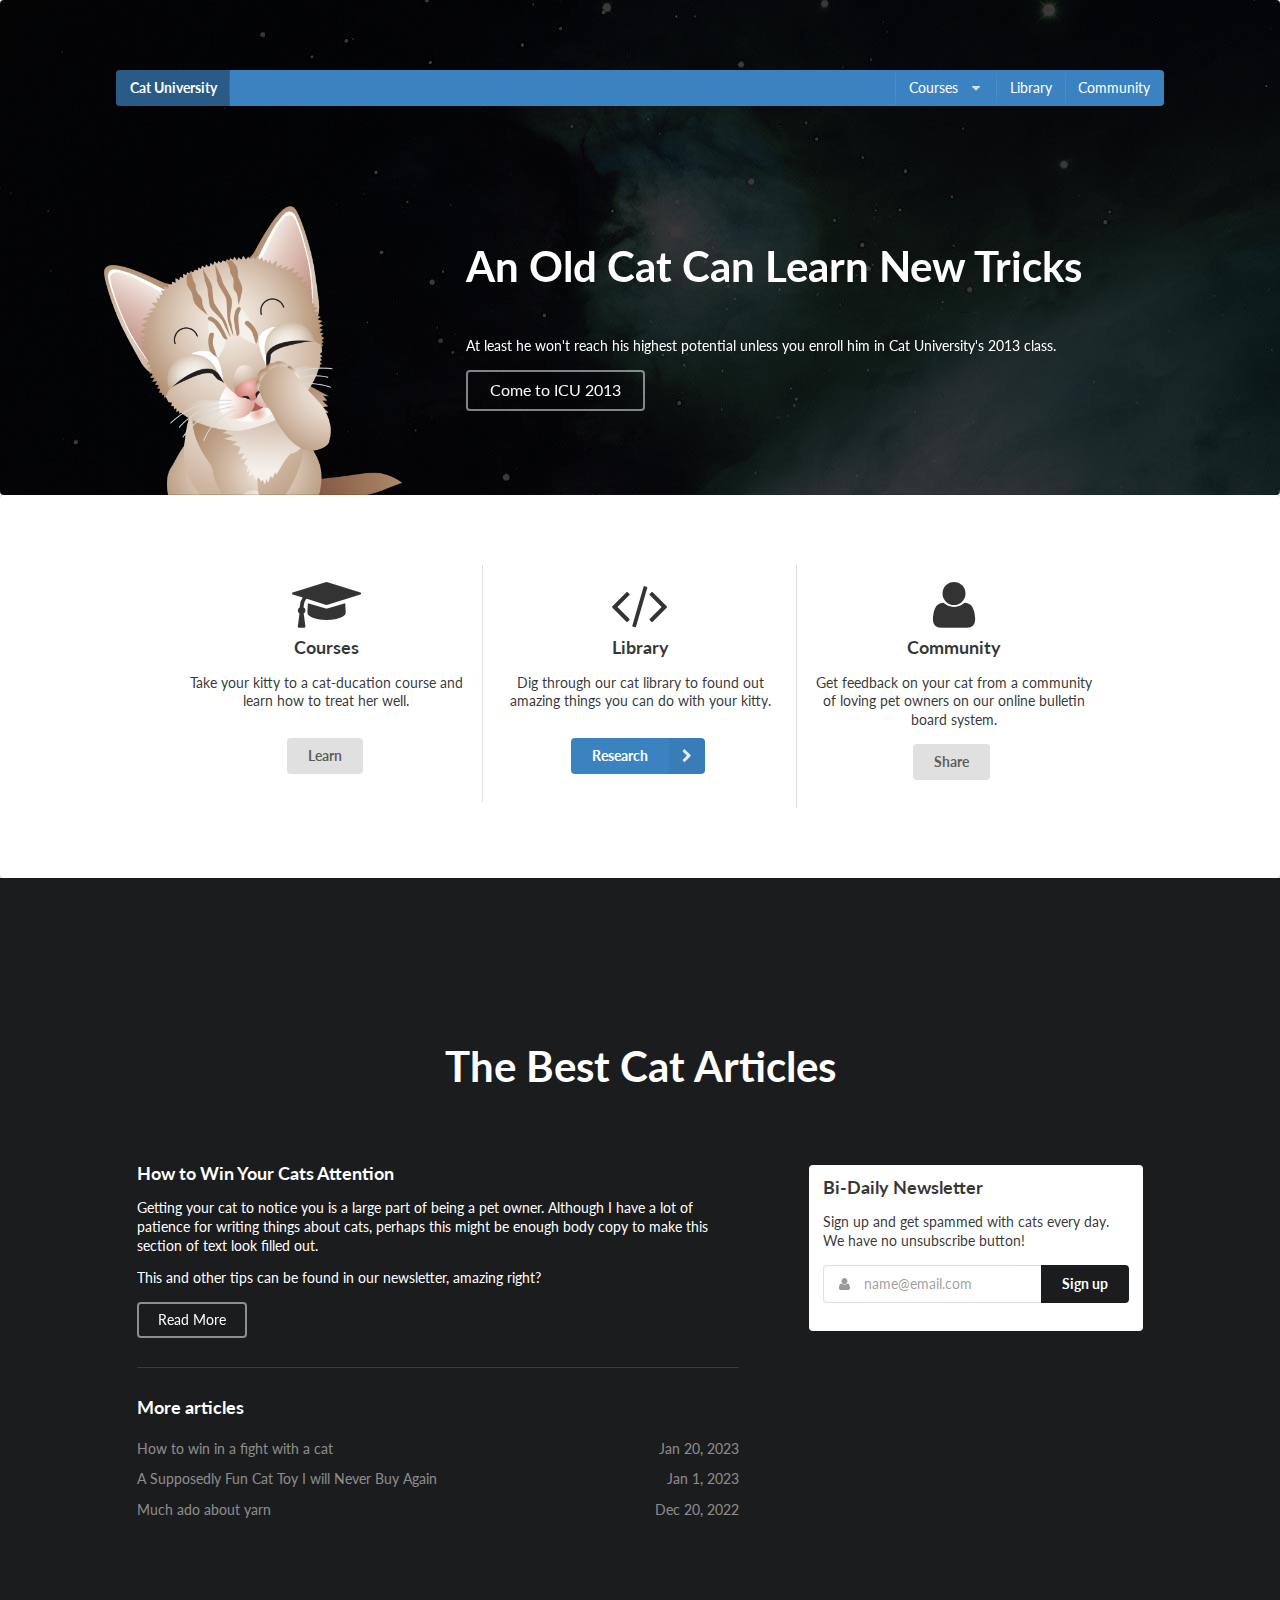
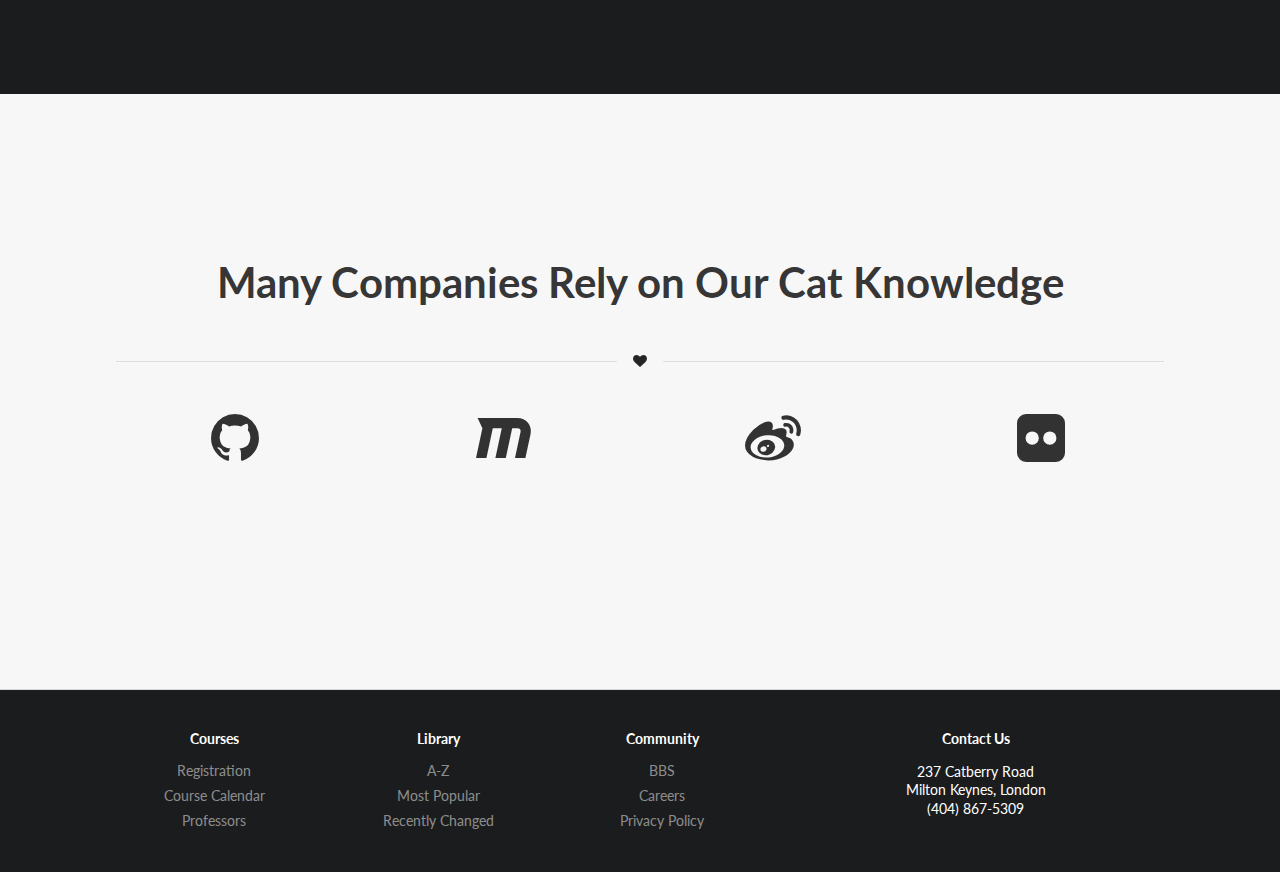
<file: Semantic-UI-1.12.3/examples/homepage.html>
<!DOCTYPE html>
<html>
<head>
  <!-- Standard Meta -->
  <meta charset="utf-8" />
  <meta http-equiv="X-UA-Compatible" content="IE=edge,chrome=1" />
  <meta name="viewport" content="width=device-width, initial-scale=1.0, maximum-scale=1.0">

  <!-- Site Properities -->
  <title>Homepage Example - Semantic</title>

  <link rel="stylesheet" type="text/css" href="../dist/semantic.css">
  <link rel="stylesheet" type="text/css" href="homepage.css">

  <script src="http://cdnjs.cloudflare.com/ajax/libs/jquery/2.0.3/jquery.js"></script>
  <script src="../dist/semantic.js"></script>
  <script src="homepage.js"></script>

</head>
<body id="home">
  <div class="ui inverted masthead segment">
    <div class="ui page grid">
      <div class="column">
        <div class="ui inverted blue menu">
          <div class="header item">Cat University</div>
          <div class="right menu">
            <div class="ui mobile dropdown link item">
              Menu
              <i class="dropdown icon"></i>
              <div class="menu">
                <a class="item">Classes</a>
                <a class="item">Cocktail Hours</a>
                <a class="item">Community</a>
              </div>
            </div>
            <div class="ui dropdown link item">
              Courses
              <i class="dropdown icon"></i>
              <div class="menu">
                <a class="item">Petting</a>
                <a class="item">Feeding</a>
                <a class="item">Mind Reading</a>
              </div>
            </div>
            <a class="item">Library</a>
            <a class="item">Community</a>
          </div>
        </div>
        <img src="images/cat.png" class="ui medium image">
        <div class="ui hidden transition information">
          <h1 class="ui inverted header">
            An Old Cat Can Learn New Tricks
          </h1>
          <p>At least he won't reach his highest potential unless you enroll him in Cat University's 2013 class.</p>
          <div class="large basic inverted animated fade ui button">
            <div class="visible content">Come to ICU 2013</div>
            <div class="hidden content">Register Now</div>
          </div>
        </div>
      </div>
    </div>
  </div>
  <div class="ui vertical feature segment">
    <div class="ui centered page grid">
      <div class="fourteen wide column">
        <div class="ui three column center aligned stackable divided grid">
          <div class="column">
            <div class="ui icon header">
              <i class="student icon"></i>
              Courses
            </div>
            <p>Take your kitty to a cat-ducation course and learn how to treat her well.</p>
            <p>
              <a class="ui button" href="#">
                Learn
              </a>
            </p>
          </div>
          <div class="column">
            <div class="ui icon header">
              <i class="code icon"></i>
              Library
            </div>
            <p>Dig through our cat library to found out amazing things you can do with your kitty.</p>
            <p>
              <a class="ui blue right labeled icon button" href="#">
                Research
                <i class="right chevron icon"></i>
              </a>
            </p>
          </div>
          <div class="column">
            <div class="ui icon header">
              <i class="user icon"></i>
              Community
            </div>
            <p>Get feedback on your cat from a community of loving pet owners on our online bulletin board system.</p>
            <p>
              <a class="ui button" href="#">
                Share
              </a>
            </p>
          </div>
        </div>
      </div>
    </div>
  </div>

  <div class="ui inverted vertical segment">
    <div class="ui very relaxed stackable page grid">
      <div class="row">
        <div class="column">
          <h1 class="center aligned ui inverted header">
            The Best Cat Articles
          </h1>
        </div>
      </div>
      <div class="row">
        <div class="ten wide column">
          <h3 class="ui inverted header">How to Win Your Cats Attention</h3>
          <p>Getting your cat to notice you is a large part of being a pet owner. Although I have a lot of patience for writing things about cats, perhaps this might be enough body copy to make this section of text look filled out.</p>
          <p>This and other tips can be found in our newsletter, amazing right?</p>
          <div class="ui basic inverted animated button button">
            <div class="visible content">Read More</div>
            <div class="hidden content"><i class="right arrow icon"></i></div>
          </div>
          <div class="ui inverted section divider"></div>
          <h3 class="ui inverted header">More articles</h3>
          <div class="ui inverted animated selection list">
            <div class="item">
              How to win in a fight with a cat
              <div class="right floated">Jan 20, 2023</div>
            </div>
            <div class="item">
              A Supposedly Fun Cat Toy I will Never Buy Again
              <div class="right floated">Jan 1, 2023</div>
            </div>
            <div class="item">
              Much ado about yarn
              <div class="right floated">Dec 20, 2022</div>
            </div>
          </div>
        </div>
        <div class="six wide column">
          <div class="ui form segment">
            <h3 class="ui header">Bi-Daily Newsletter</h3>
            <p>Sign up and get spammed with cats every day. We have no unsubscribe button!</p>
            <div class="field">
              <div class="ui left icon action input">
                <i class="user icon"></i>
                <input name="email" type="text" placeholder="name@email.com">
                <div class="ui black submit button">Sign up</div>
              </div>
            </div>
            <div class="ui error message"></div>
          </div>
        </div>
      </div>
    </div>
  </div>

  <div class="ui vertical segment">
    <div class="ui stackable center aligned page grid">
      <div class="row">
        <div class="column">
          <h1 class="ui header">
            Many Companies Rely on Our Cat Knowledge
          </h1>
          <div class="ui horizontal divider"><i class="heart icon"></i></div>
        </div>
      </div>
      <div class="four column logo row">
        <div class="column">
          <div class="ui shape">
            <div class="sides">
              <div class="active side">
                <i class="huge github icon"></i>
              </div>
              <div class="side">
                <i class="huge facebook icon"></i>
              </div>
              <div class="side">
                <i class="huge maxcdn icon"></i>
              </div>
              <div class="side">
                <i class="huge pinterest icon"></i>
              </div>
              <div class="side">
                <i class="huge weibo icon"></i>
              </div>
              <div class="side">
                <i class="huge flickr icon"></i>
              </div>
            </div>
          </div>
        </div>
        <div class="column">
          <div class="ui shape">
            <div class="sides">
              <div class="side">
                <i class="huge github icon"></i>
              </div>
              <div class="side">
                <i class="huge facebook icon"></i>
              </div>
              <div class="active side">
                <i class="huge maxcdn icon"></i>
              </div>
              <div class="side">
                <i class="huge pinterest icon"></i>
              </div>
              <div class="side">
                <i class="huge weibo icon"></i>
              </div>
              <div class="side">
                <i class="huge flickr icon"></i>
              </div>
            </div>
          </div>
        </div>
        <div class="column">
          <div class="ui shape">
            <div class="sides">
              <div class="side">
                <i class="huge github icon"></i>
              </div>
              <div class="side">
                <i class="huge facebook icon"></i>
              </div>
              <div class="side">
                <i class="huge maxcdn icon"></i>
              </div>
              <div class="side">
                <i class="huge pinterest icon"></i>
              </div>
              <div class="active side">
                <i class="huge weibo icon"></i>
              </div>
              <div class="side">
                <i class="huge flickr icon"></i>
              </div>
            </div>
          </div>
        </div>
        <div class="column">
          <div class="ui shape">
            <div class="sides">
              <div class="side">
                <i class="huge github icon"></i>
              </div>
              <div class="side">
                <i class="huge facebook icon"></i>
              </div>
              <div class="side">
                <i class="huge maxcdn icon"></i>
              </div>
              <div class="side">
                <i class="huge pinterest icon"></i>
              </div>
              <div class="side">
                <i class="huge weibo icon"></i>
              </div>
              <div class="active side">
                <i class="huge flickr icon"></i>
              </div>
            </div>
          </div>
        </div>
      </div>
    </div>
  </div>

  <div class="ui inverted footer vertical segment">
    <div class="ui stackable center aligned page grid">
      <div class="ten wide column">
        <div class="ui three column center aligned stackable grid">
          <div class="column">
            <h5 class="ui inverted header">Courses</h5>
            <div class="ui inverted link list">
              <a class="item">Registration</a>
              <a class="item">Course Calendar</a>
              <a class="item">Professors</a>
            </div>
          </div>
          <div class="column">
            <h5 class="ui inverted header">Library</h5>
            <div class="ui inverted link list">
              <a class="item">A-Z</a>
              <a class="item">Most Popular</a>
              <a class="item">Recently Changed</a>
            </div>
          </div>
          <div class="column">
            <h5 class="ui inverted header">Community</h5>
            <div class="ui inverted link list">
              <a class="item">BBS</a>
              <a class="item">Careers</a>
              <a class="item">Privacy Policy</a>
            </div>
          </div>
        </div>
      </div>
      <div class="six wide column">
        <h5 class="ui inverted header">Contact Us</h5>
        <addr>
          237 Catberry Road <br>
          Milton Keynes, London <br>
        </addr>
        <p>(404) 867-5309</p>
      </div>
    </div>
  </div>
</body>

</html>
</file>
<file: Semantic-UI-1.12.3/examples/grid.css>
#grid {
  background-color: #1B1C1D;
  padding: 0em 3em;
}

#grid h2 {
  margin: 2em 0em 1.5em;
}

/* Shaded */
#grid .shaded.examples .row {
  position: relative;
}
#grid .shaded.examples .grid > .column {
  position: relative;
  z-index: 11;
}
#grid .shaded.examples .grid .column:not(.row):after {
  background-color: #FFFFFF;
  box-shadow: 0px 0px 0px 1px #DDD inset;
  content: "";
  display: block;
  min-height: 3em;
}


#grid .divided.examples .grid .column:not(.row):after {
  background-color: rgba(255, 255, 255, 0.1);
  content: "";
  display: block;
  min-height: 3em;
}

#grid .nested.examples .grid .grid {
  box-shadow: 0px 0px 0px 1px #AAA inset;
}
#grid .nested.examples .grid .grid .column:after {
  background-color: #FFFFFF;
  box-shadow: 0px 0px 0px 1px #DDD inset;
  content: "";
  display: block;
  min-height: 3em;
}

#grid .simple.examples .grid .column:not(.row):not(.grid):after {
  content: "";
  display: block;
  min-height: 50px;
}



/* Uncomment to animate examples
#grid .examples {
  margin: 0 auto;
  -webkit-animation: grid 7s ease infinite;
  -moz-animation: grid 7s ease infinite;
  animation: grid 7s ease infinite;
}

@-webkit-keyframes grid {
  0% {
    width: 100%;
  }
  45% {
    width: 85%;
  }
  55% {
    width: 85%;
  }
  100% {
    width: 100%;
  }
}
@-moz-keyframes grid {
  0% {
    width: 100%;
  }
  45% {
    width: 85%;
  }
  55% {
    width: 85%;
  }
  100% {
    width: 100%;
  }
}
@keyframes grid {
  0% {
    width: 100%;
  }
  45% {
    width: 85%;
  }
  55% {
    width: 85%;
  }
  100% {
    width: 100%;
  }
}
*/
</file>
<file: Semantic-UI-1.12.3/examples/homepage.css>
/*******************************
            Global
*******************************/

html {
  font-size: 14px;
}


/*******************************
            Global
*******************************/

#home .menu .right.menu > .mobile.item {
  display: none;
}

/*--------------
    Masthead
---------------*/

#home .masthead {
  background-image: url(images/bg.jpg);
  margin: 0em;
  padding: 5rem 0rem;
}
#home .masthead .column {
  position: relative;
}
#home .masthead .information {
  margin: 10em 1em 1em 350px;
}
#home .masthead .information p {
  max-width: 600px;
}
#home .masthead .image {
  position: absolute;
  left: 0%;
  bottom: -110px;
}

/*--------------
    Ribbons
---------------*/

#home .segment h1 {
  font-size: 3em;
  margin-bottom: 1em;
}

#home .vertical.segment {
  padding: 12rem 0rem;
}

#home .feature.segment {
  margin: 0em;
  padding: 6rem 0rem;
}
#home .feature.segment p {
  min-height: 50px;
}

#home .selection.list {
  margin: 0em -0.5em;
}

#home .logo.row {
  height: 10rem;
}

/*--------------
    Footer
---------------*/

#home .footer.segment {
  background-color: #000000;
  padding: 3rem 0rem;
}


/*******************************
          Responsive
*******************************/

/* Mobile Only */
@media only screen and (max-width : 768px) {

  #home .menu .right.menu > .item {
    display: none;
  }

  #home .menu .right.menu > .mobile.item {
    display: block;
  }
  #home .menu .right.menu > .mobile.item .menu {
    left: auto;
    right: 0em;
  }

  #home h1 {
    font-size: 1.5em;
  }
  #home .masthead.segment .information {
    margin-left: 170px;
  }

  #home .masthead.segment .image {
    width: 170px;
  }

  #home .masthead.segment .button {
    font-size: 1rem;
  }

  #home .overview .divided.grid .header .icon {
    font-size: 1.5em;
  }

  #home .overview .divided.grid .header + p {
    min-height: 0px;
  }

  #home .masthead.segment .column {
    font-size: 0.7rem;
  }

  #home .masthead.segment .column p {
    display: none;
  }

  #home .selection.list .right.floated {
    display: none;
  }
}
</file>
